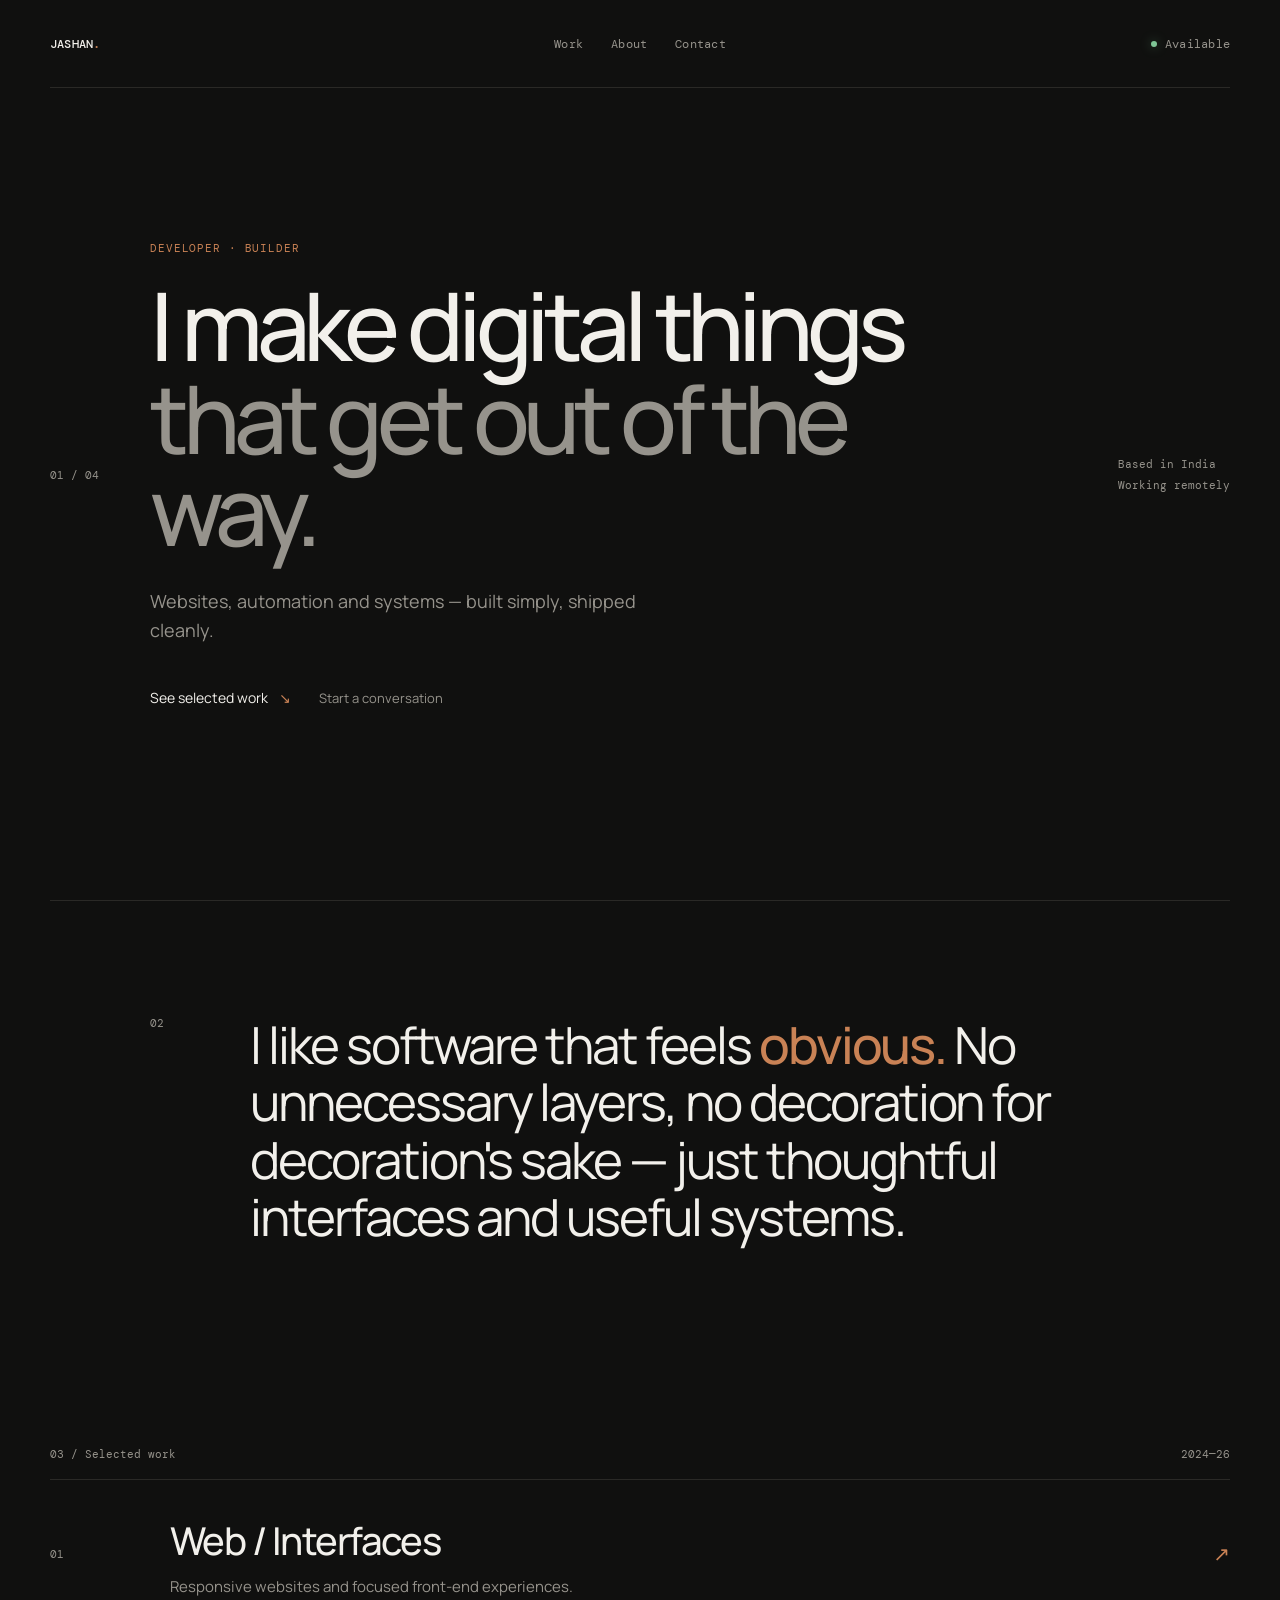
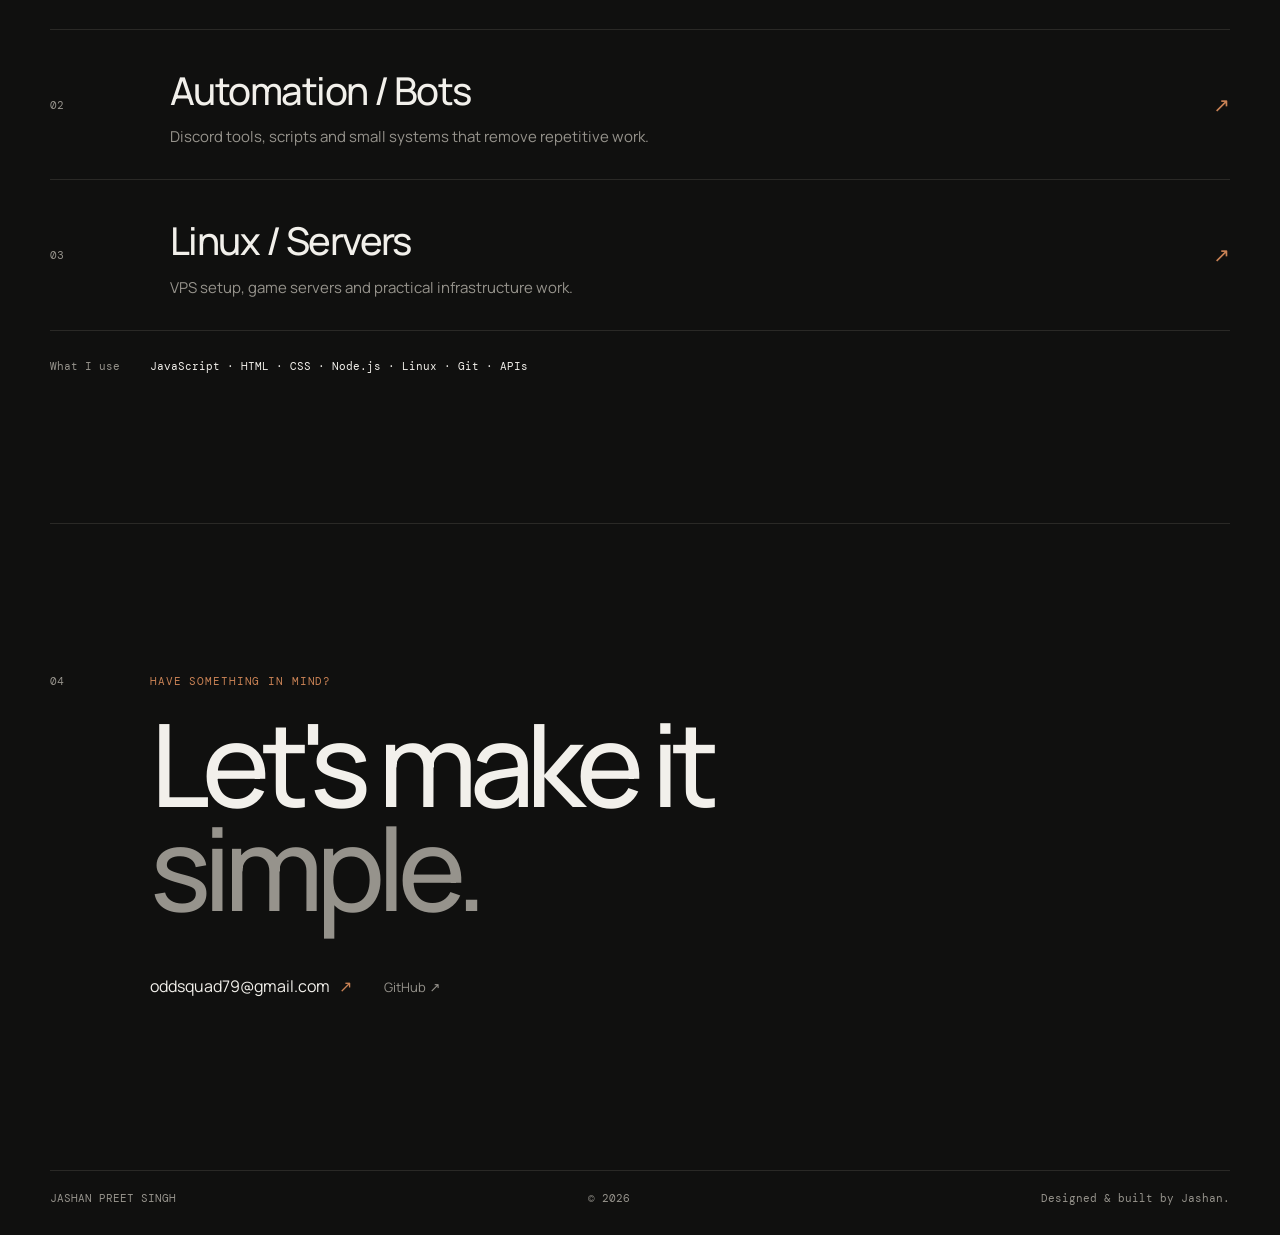
<file: index.html>
<!doctype html>
<html lang="en">
<head>
  <meta charset="utf-8">
  <meta name="viewport" content="width=device-width, initial-scale=1">
  <meta name="description" content="Jashan Preet Singh — developer building web experiences, automation and systems.">
  <title>Jashan — Developer</title>
  <link rel="stylesheet" href="style.css">
</head>
<body>
  <div class="loader" aria-hidden="true">
    <span class="loader-mark">jashan</span>
    <span class="loader-bar"></span>
  </div>

  <header class="topbar">
    <a class="wordmark" href="#top" aria-label="Jashan home">JASHAN<span>.</span></a>
    <nav>
      <a href="#work">Work</a>
      <a href="#about">About</a>
      <a href="#contact">Contact</a>
    </nav>
    <a class="availability" href="#contact"><i></i> Available</a>
  </header>

  <main id="top">
    <section class="hero">
      <div class="hero-index">01 / 04</div>
      <div class="hero-copy">
        <p class="eyebrow">Developer · Builder</p>
        <h1>I make digital things<br><em>that get out of the way.</em></h1>
        <p class="intro">Websites, automation and systems — built simply, shipped cleanly.</p>
        <div class="hero-links">
          <a class="arrow-link" href="#work">See selected work <span>↘</span></a>
          <a class="quiet-link" href="#contact">Start a conversation</a>
        </div>
      </div>
      <div class="hero-note">Based in India<br>Working remotely</div>
    </section>

    <section class="statement" id="about">
      <div class="section-number">02</div>
      <p>I like software that feels <strong>obvious.</strong> No unnecessary layers, no decoration for decoration's sake — just thoughtful interfaces and useful systems.</p>
    </section>

    <section class="work" id="work">
      <div class="section-head">
        <span>03 / Selected work</span>
        <span>2024—26</span>
      </div>

      <a class="project" href="#" aria-label="Web projects">
        <span class="project-number">01</span>
        <div>
          <h2>Web / Interfaces</h2>
          <p>Responsive websites and focused front-end experiences.</p>
        </div>
        <span class="project-arrow">↗</span>
      </a>

      <a class="project" href="#" aria-label="Automation projects">
        <span class="project-number">02</span>
        <div>
          <h2>Automation / Bots</h2>
          <p>Discord tools, scripts and small systems that remove repetitive work.</p>
        </div>
        <span class="project-arrow">↗</span>
      </a>

      <a class="project" href="#" aria-label="Infrastructure projects">
        <span class="project-number">03</span>
        <div>
          <h2>Linux / Servers</h2>
          <p>VPS setup, game servers and practical infrastructure work.</p>
        </div>
        <span class="project-arrow">↗</span>
      </a>
    </section>

    <section class="about-line">
      <span>What I use</span>
      <p>JavaScript · HTML · CSS · Node.js · Linux · Git · APIs</p>
    </section>

    <section class="contact" id="contact">
      <div class="section-number">04</div>
      <div>
        <p class="eyebrow">Have something in mind?</p>
        <h2>Let's make it<br><em>simple.</em></h2>
        <div class="contact-links">
          <a class="email" href="mailto:oddsquad79@gmail.com">oddsquad79@gmail.com <span>↗</span></a>
          <a href="https://github.com/oddsquad79-dotcom" target="_blank" rel="noreferrer">GitHub ↗</a>
        </div>
      </div>
    </section>
  </main>

  <footer>
    <span>JASHAN PREET SINGH</span>
    <span>© 2026</span>
    <span>Designed & built by Jashan.</span>
  </footer>

  <script src="script.js"></script>
</body>
</html>
</file>
<file: style.css>
@import url('https://fonts.googleapis.com/css2?family=DM+Mono:wght@400;500&family=Manrope:wght@400;500;600;700&display=swap');

:root{
  --bg:#10100f;
  --surface:#151513;
  --text:#f2f0eb;
  --muted:#96938c;
  --line:#2a2926;
  --accent:#c98255;
  --green:#7fc596;
  --max:1180px;
}

*{box-sizing:border-box}
html{scroll-behavior:smooth}
body{
  margin:0;
  background:var(--bg);
  color:var(--text);
  font-family:Manrope,system-ui,sans-serif;
  font-size:15px;
  line-height:1.6;
  -webkit-font-smoothing:antialiased;
}
a{color:inherit;text-decoration:none}
::selection{background:var(--accent);color:#0b0b0a}

.loader{
  position:fixed;
  inset:0;
  z-index:50;
  background:var(--bg);
  display:flex;
  align-items:center;
  justify-content:center;
  gap:18px;
  animation:loaderOut .65s 1.15s cubic-bezier(.76,0,.24,1) forwards;
}
.loader-mark{font:500 24px/1 "DM Mono",monospace;letter-spacing:-.08em}
.loader-line{width:90px;height:1px;background:var(--line);position:relative;overflow:hidden}
.loader-line:after{
  content:"";
  position:absolute;
  inset:0;
  background:var(--accent);
  transform:translateX(-100%);
  animation:load .9s .1s cubic-bezier(.65,0,.35,1) forwards;
}
@keyframes load{to{transform:translateX(0)}}
@keyframes loaderOut{to{opacity:0;visibility:hidden;pointer-events:none}}

.topbar{
  width:min(calc(100% - 48px),var(--max));
  margin:auto;
  height:88px;
  display:grid;
  grid-template-columns:1fr auto 1fr;
  align-items:center;
  border-bottom:1px solid var(--line);
  font:12px "DM Mono",monospace;
  letter-spacing:.02em;
}
.wordmark{font-weight:500}
.wordmark span{color:var(--accent)}
nav{display:flex;gap:28px;color:var(--muted)}
nav a:hover,.contact-links a:hover{color:var(--text)}
.availability{justify-self:end;color:var(--muted);display:flex;align-items:center;gap:8px}
.availability i{width:6px;height:6px;border-radius:50%;background:var(--green);box-shadow:0 0 12px rgba(121,201,149,.45)}

.hero{
  min-height:calc(100vh - 88px);
  width:min(calc(100% - 48px),var(--max));
  margin:auto;
  display:grid;
  grid-template-columns:100px 1fr 180px;
  align-items:center;
  padding:72px 0 110px;
}
.hero-index,.hero-note,.section-number,.section-head,footer,.about-line{
  font:11px "DM Mono",monospace;
  color:var(--muted);
}
.hero-copy{max-width:820px}
.eyebrow{font:11px "DM Mono",monospace;text-transform:uppercase;letter-spacing:.08em;color:var(--accent);margin:0 0 24px}
h1,h2,p{margin-top:0}
h1{
  font-size:clamp(50px,7.4vw,104px);
  line-height:.98;
  letter-spacing:-.065em;
  font-weight:500;
  margin-bottom:30px;
}
h1 em,h2 em{font-style:normal;color:var(--muted)}
.intro{font-size:18px;color:var(--muted);max-width:520px}
.hero-links{display:flex;align-items:center;gap:28px;margin-top:42px}
.arrow-link{font-size:14px}
.arrow-link span{color:var(--accent);margin-left:8px}
.quiet-link{font-size:13px;color:var(--muted)}
.quiet-link:hover{color:var(--text)}
.hero-note{justify-self:end;line-height:1.9}

.statement{
  width:min(calc(100% - 48px),var(--max));
  margin:auto;
  border-top:1px solid var(--line);
  padding:115px 100px 150px;
  display:grid;
  grid-template-columns:100px 1fr;
}
.statement p{
  max-width:850px;
  font-size:clamp(28px,4vw,54px);
  line-height:1.12;
  letter-spacing:-.04em;
}
.statement strong{font-weight:500;color:var(--accent)}

.work{
  width:min(calc(100% - 48px),var(--max));
  margin:auto;
}
.section-head{
  display:flex;
  justify-content:space-between;
  padding-bottom:18px;
  border-bottom:1px solid var(--line);
}
.project{
  display:grid;
  grid-template-columns:100px 1fr 40px;
  gap:20px;
  align-items:center;
  padding:30px 0;
  border-bottom:1px solid var(--line);
  transition:padding .3s ease;
}
.project:hover{padding-left:12px;padding-right:12px}
.project-number{font:11px "DM Mono",monospace;color:var(--muted)}
.project h2{font-size:clamp(25px,3vw,40px);font-weight:500;letter-spacing:-.04em;margin:0 0 4px}
.project p{color:var(--muted);margin:0;max-width:580px}
.project-arrow{color:var(--accent);font-size:20px;justify-self:end}

.about-line{
  width:min(calc(100% - 48px),var(--max));
  margin:0 auto;
  padding:28px 0 150px;
  display:grid;
  grid-template-columns:100px 1fr;
  border-bottom:1px solid var(--line);
}
.about-line p{margin:0;color:var(--text)}

.contact{
  width:min(calc(100% - 48px),var(--max));
  margin:auto;
  padding:150px 0 170px;
  display:grid;
  grid-template-columns:100px 1fr;
}
.contact h2{
  font-size:clamp(55px,9vw,125px);
  line-height:.9;
  letter-spacing:-.07em;
  font-weight:500;
  margin:0 0 55px;
}
.contact-links{display:flex;align-items:center;gap:32px;font-size:13px;color:var(--muted)}
.contact-links .email{font-size:16px;color:var(--text)}
.contact-links span{color:var(--accent);margin-left:6px}

footer{
  width:min(calc(100% - 48px),var(--max));
  margin:auto;
  border-top:1px solid var(--line);
  padding:20px 0 30px;
  display:flex;
  justify-content:space-between;
}

@media(max-width:720px){
  .topbar{width:calc(100% - 32px);grid-template-columns:1fr auto;height:72px}
  nav{display:none}
  .hero,.statement,.work,.about-line,.contact,footer{width:calc(100% - 32px)}
  .hero{display:block;min-height:auto;padding:100px 0 130px}
  .hero-index{margin-bottom:70px}
  .hero-note{margin-top:55px}
  h1{font-size:clamp(48px,14vw,78px)}
  .statement{display:block;padding:80px 0 110px}
  .statement .section-number{margin-bottom:45px}
  .project{grid-template-columns:40px 1fr 25px;padding:24px 0}
  .project p{font-size:13px}
  .project:hover{padding-left:0;padding-right:0}
  .about-line{display:block;padding:25px 0 100px}
  .about-line p{margin-top:18px;line-height:2}
  .contact{display:block;padding:110px 0 120px}
  .contact .section-number{margin-bottom:55px}
  .contact-links{flex-direction:column;align-items:flex-start;gap:15px}
  footer{font-size:9px;gap:12px}
}
</file>
